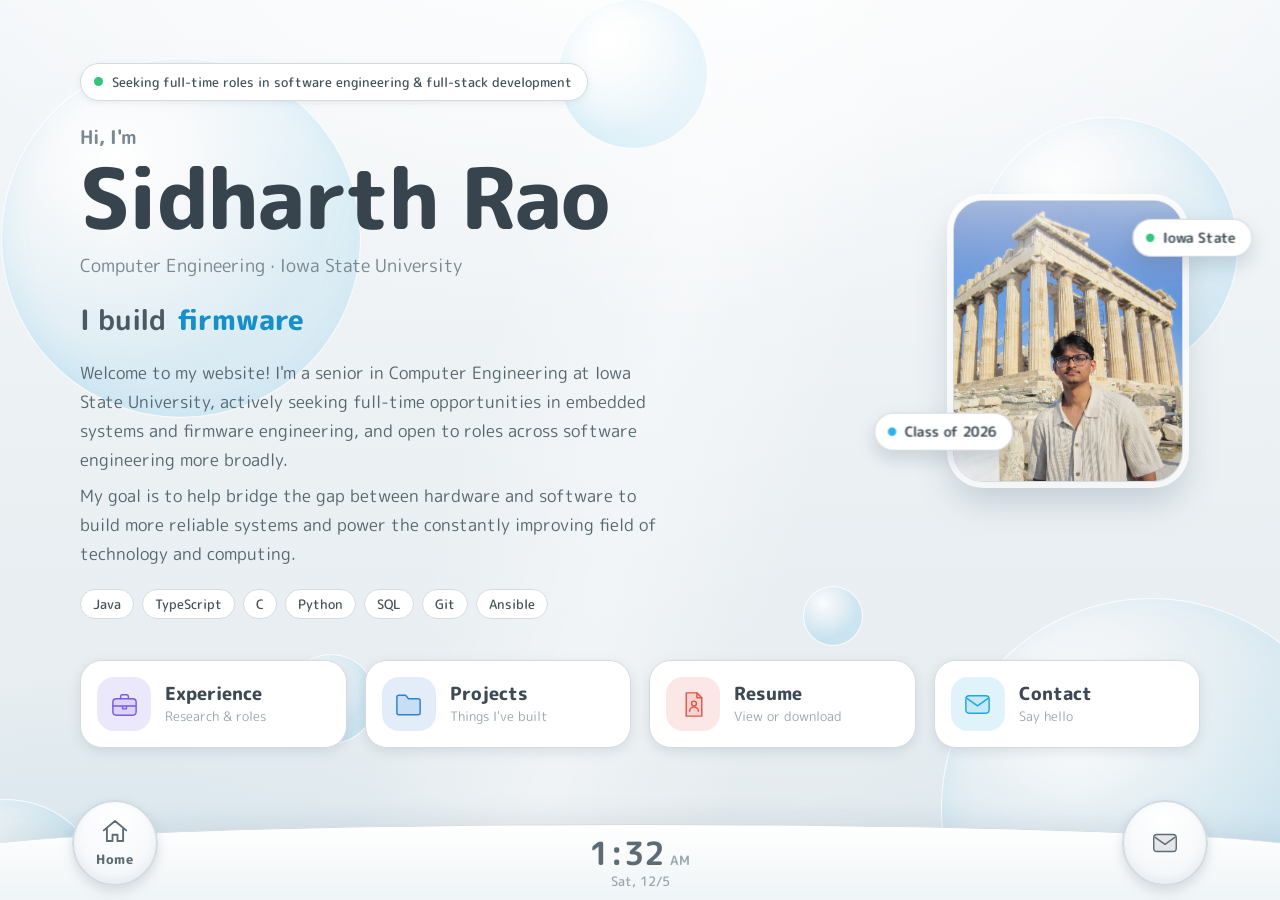
<file: index.html>
<!doctype html>
<html lang="en">
<head>
<meta charset="utf-8">
<meta name="viewport" content="width=device-width, initial-scale=1, viewport-fit=cover">
<title>Sidharth Rao</title>
<meta name="description" content="Sidharth Rao, Computer Engineering at Iowa State University. Software engineering and full-stack development. Experience, projects and resume.">
<meta name="theme-color" content="#eaf0f4">
<link rel="icon" href="assets/favicon.svg" type="image/svg+xml">
<link rel="preconnect" href="https://fonts.googleapis.com">
<link rel="preconnect" href="https://fonts.gstatic.com" crossorigin>
<link href="https://fonts.googleapis.com/css2?family=M+PLUS+Rounded+1c:wght@400;500;700;800&display=swap" rel="stylesheet">
<link rel="stylesheet" href="css/style.css">
</head>
<body>
<div class="bg" aria-hidden="true">
  <div class="bubbles"><i></i><i></i><i></i><i></i><i></i><i></i><i></i></div>
</div>

<div class="app" id="app">
  <main class="stage" id="stage">
    <section class="view" id="view-home" aria-label="Introduction"></section>
    <section class="view is-hidden" id="view-section" aria-live="polite" inert></section>
    <div class="scrim" id="scrim"></div>
    <section class="channel" id="channel" aria-live="polite" hidden></section>
  </main>

  <footer class="shelf">
    <div class="shelf-bar" aria-hidden="true"></div>
    <button class="orb orb-home" id="orb-home" aria-label="Home"></button>
    <div class="clock" id="clock" aria-hidden="true"><div class="time" id="time"></div><div class="date" id="date"></div></div>
    <button class="orb orb-mail" id="orb-mail" aria-label="Contact"></button>
  </footer>
</div>

<noscript>
  <p style="position:fixed;inset:0;display:grid;place-items:center;margin:0;padding:24px;background:#eaf0f4;color:#44525b;font:16px system-ui;text-align:center">
    This site needs JavaScript. You can reach me at sidharthprao@gmail.com.
  </p>
</noscript>

<script src="js/content.js"></script>
<script src="js/main.js"></script>
</body>
</html>
</file>
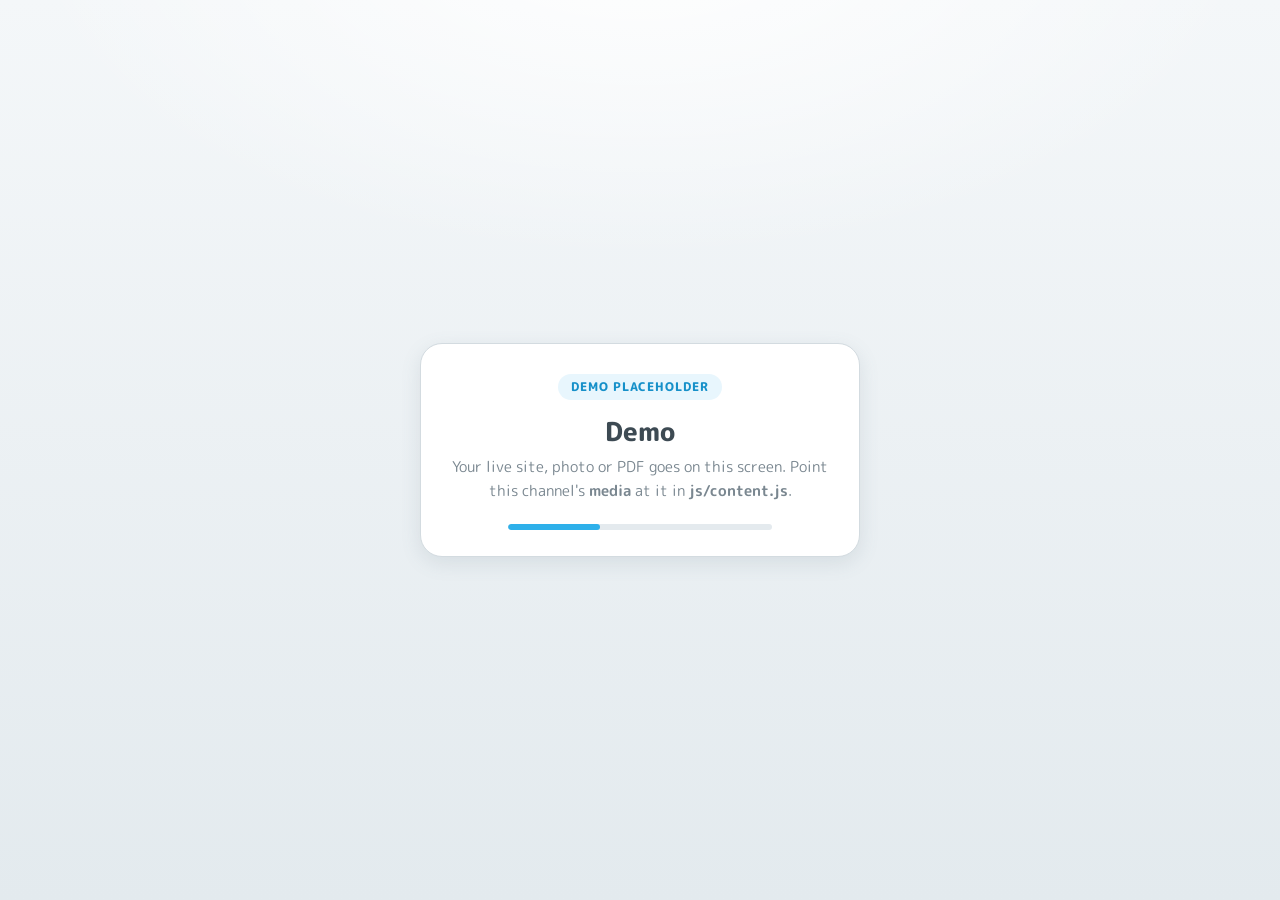
<file: demos/placeholder.html>
<!doctype html>
<html lang="en">
<head>
<meta charset="utf-8">
<meta name="viewport" content="width=device-width, initial-scale=1">
<title>Demo placeholder</title>
<link rel="preconnect" href="https://fonts.googleapis.com">
<link rel="preconnect" href="https://fonts.gstatic.com" crossorigin>
<link href="https://fonts.googleapis.com/css2?family=M+PLUS+Rounded+1c:wght@500;700;800&display=swap" rel="stylesheet">
<style>
  * { box-sizing: border-box; }
  html, body { height: 100%; margin: 0; }
  body {
    display: grid; place-items: center; padding: 20px; font-family: "M PLUS Rounded 1c", system-ui, sans-serif; color: #44525b;
    background: radial-gradient(900px 500px at 50% -10%, #fff, rgba(255, 255, 255, 0) 70%), linear-gradient(#f4f7f9, #e3eaee);
  }
  .card {
    width: min(440px, 100%); padding: 30px 30px 26px; text-align: center; background: #fff;
    border: 1.5px solid #d3dbe0; border-radius: 22px; box-shadow: 0 6px 20px rgba(90, 110, 125, .14);
  }
  .tag {
    display: inline-block; padding: 4px 13px; border-radius: 999px; background: #e8f6fd; color: #1690c9;
    font-size: 12px; font-weight: 800; letter-spacing: .08em; text-transform: uppercase;
  }
  h1 { margin: 16px 0 8px; font-size: 26px; font-weight: 800; line-height: 1.2; color: #3d4a53; }
  p { margin: 0; font-size: 14.5px; line-height: 1.6; color: #7a8790; }
  .bar { height: 6px; margin: 22px auto 0; width: 70%; border-radius: 6px; background: #e4eaee; overflow: hidden; }
  .bar i { display: block; height: 100%; width: 35%; border-radius: 6px; background: #2eb0ea; animation: slide 2.4s ease-in-out infinite; }
  @keyframes slide { 0% { transform: translateX(-110%); } 100% { transform: translateX(300%); } }
  @media (prefers-reduced-motion: reduce) { .bar i { animation: none; margin-left: 30%; } }
</style>
</head>
<body>
  <main class="card">
    <span class="tag">Demo placeholder</span>
    <h1 id="t">Demo</h1>
    <p>Your live site, photo or PDF goes on this screen. Point this channel's <b>media</b> at it in <b>js/content.js</b>.</p>
    <div class="bar" aria-hidden="true"><i></i></div>
  </main>
  <script>
    const t = new URLSearchParams(location.search).get("title");
    if (t) document.getElementById("t").textContent = t;
  </script>
</body>
</html>
</file>
<file: css/style.css>
/* ==========================================================================
   Sidharth Rao: intro page + channels.
   Soft whites, pale blue-grey, glossy rounded tiles, a blue glow on hover.
   ========================================================================== */

:root {
  --ink: #44525b;
  --ink-2: #7a8790;
  --ink-3: #9aa7af;
  --line: #d3dbe0;
  --line-2: #e4eaee;
  --blue: #2eb0ea;
  --blue-d: #1690c9;
  --glow: rgba(46, 176, 234, .42);
  --green: #33c57a;
  --font: "M PLUS Rounded 1c", "Nunito", "Hiragino Maru Gothic ProN", "Arial Rounded MT Bold", system-ui, sans-serif;
  --shelf-h: 100px;
  --spring: cubic-bezier(.3, 1.5, .5, 1);
  --ease-out: cubic-bezier(.2, .8, .2, 1);
}

*, *::before, *::after { box-sizing: border-box; }
[hidden] { display: none !important; }
html, body { height: 100%; margin: 0; }
body {
  font-family: var(--font); color: var(--ink); font-size: 15px; line-height: 1.55;
  background: #e9eff3; overflow: hidden; -webkit-font-smoothing: antialiased; -webkit-tap-highlight-color: transparent;
}
button { font: inherit; color: inherit; cursor: pointer; }
a { color: inherit; }
:focus-visible { outline: 3px solid var(--blue); outline-offset: 3px; }
::selection { background: rgba(46, 176, 234, .28); }

/* ---------------------------------------------------------------- background */
.bg {
  position: fixed; inset: 0; z-index: 0; overflow: hidden;
  background:
    radial-gradient(1100px 620px at 50% -12%, #ffffff 0%, rgba(255, 255, 255, 0) 70%),
    radial-gradient(700px 420px at 8% 108%, rgba(46, 176, 234, .10), rgba(46, 176, 234, 0) 70%),
    radial-gradient(640px 380px at 96% 100%, rgba(46, 176, 234, .08), rgba(46, 176, 234, 0) 70%),
    linear-gradient(180deg, #f4f7f9 0%, #e3eaee 100%);
}
.bg::after { /* slow sheen sweeping across */
  content: ""; position: absolute; inset: -10% -30%; pointer-events: none; opacity: .7;
  background: linear-gradient(105deg, transparent 42%, rgba(255, 255, 255, .55) 50%, transparent 58%);
  animation: sheen 18s ease-in-out infinite alternate;
}
.bubbles { position: absolute; inset: -40px; translate: calc(var(--px, 0) * -18px) calc(var(--py, 0) * -12px); }
.bubbles i {
  position: absolute; border-radius: 50%;
  background: radial-gradient(circle at 32% 28%, rgba(255, 255, 255, .95), rgba(255, 255, 255, .35) 22%, rgba(46, 176, 234, .10) 62%, rgba(46, 176, 234, .05) 100%);
  border: 1.5px solid rgba(255, 255, 255, .8); box-shadow: inset 0 -10px 30px rgba(46, 176, 234, .10);
  animation: bubble-in 1.4s var(--ease-out) var(--bd, .3s) backwards, drift var(--t, 18s) ease-in-out var(--bd, .3s) infinite alternate;
}
.bubbles i:nth-child(1) { width: 360px; height: 360px; left: 3%;  top: 10%; --t: 20s; --dx: 34px;  --dy: 26px;  --bd: .2s; }
.bubbles i:nth-child(2) { width: 150px; height: 150px; left: 44%; top: 4%;  --t: 15s; --dx: -22px; --dy: 30px;  --bd: .5s; }
.bubbles i:nth-child(3) { width: 260px; height: 260px; right: 6%; top: 16%; --t: 22s; --dx: -30px; --dy: 24px;  --bd: .35s; }
.bubbles i:nth-child(4) { width: 90px;  height: 90px;  left: 24%; bottom: 20%; --t: 13s; --dx: 20px; --dy: -26px; --bd: .7s; }
.bubbles i:nth-child(5) { width: 420px; height: 420px; right: -3%; bottom: -8%; --t: 24s; --dx: -36px; --dy: -20px; --bd: .4s; }
.bubbles i:nth-child(6) { width: 60px;  height: 60px;  left: 62%; bottom: 30%; --t: 11s; --dx: -14px; --dy: -22px; --bd: .9s; }
.bubbles i:nth-child(7) { width: 200px; height: 200px; left: -4%; bottom: -6%; --t: 21s; --dx: 26px;  --dy: -28px; --bd: .6s; }

.app { position: relative; z-index: 1; height: 100vh; height: 100dvh; display: flex; flex-direction: column; overflow: hidden; }
.stage { position: relative; flex: 1; min-height: 0; }
.view { position: absolute; inset: 0; overflow-x: hidden; overflow-y: auto; display: flex; }
.view.is-hidden { visibility: hidden; pointer-events: none; }

/* ------------------------------------------------------------------- intro */
#view-home { padding: clamp(12px, 2.6vh, 30px) 32px 12px; }
.home-inner { margin: auto; width: min(1120px, 100%); display: flex; flex-direction: column; gap: clamp(20px, 4.6vh, 46px); }
.hero { display: grid; grid-template-columns: minmax(0, 1.5fr) minmax(0, .5fr); align-items: center; gap: clamp(28px, 5vw, 64px); }
.hero-text { min-width: 0; }

.status {
  display: inline-flex; align-items: center; gap: 9px; margin: 0; padding: 8px 15px 8px 13px;
  background: #fff; border: 1.5px solid var(--line); border-radius: 22px; font-size: 13px; font-weight: 500; color: var(--ink);
  box-shadow: 0 2px 6px rgba(90, 110, 125, .10); animation: pop .6s var(--spring) .15s backwards;
}
.status .dot { position: relative; width: 9px; height: 9px; flex: none; border-radius: 50%; background: var(--green); }
.status .dot::after { content: ""; position: absolute; inset: -4px; border-radius: 50%; border: 2px solid var(--green); opacity: 0; animation: ping 3.2s ease-out infinite; }

.hi { margin: clamp(12px, 2.4vh, 22px) 0 0; font-size: clamp(16px, 2.1vh, 21px); font-weight: 700; color: var(--ink-2); animation: rise-l .6s var(--ease-out) .25s backwards; }
.name { margin: 2px 0 0; font-size: clamp(42px, min(6.6vw, 10.5vh), 88px); font-weight: 800; line-height: 1.04; letter-spacing: -.02em; color: #37444d; }
.name .w { display: inline-block; white-space: nowrap; }
.name .ch {
  display: inline-block; cursor: default;
  transition: transform .35s var(--spring), color .2s ease;
  animation: letter-in .75s cubic-bezier(.2, .9, .3, 1.2) calc(var(--i) * 48ms + 380ms) backwards;
}
.name .ch:hover { transform: translateY(-9px) rotate(-3deg); color: var(--blue-d); }
.sub { margin: 10px 0 0; font-size: clamp(15px, 2vh, 19px); color: var(--ink-2); animation: rise .6s var(--ease-out) .95s backwards; }
.build { margin: clamp(10px, 2vh, 18px) 0 0; font-size: clamp(20px, 3.1vh, 28px); font-weight: 700; color: #4a5962; animation: rise .6s var(--ease-out) 1.05s backwards; }
.rotor { display: inline-grid; margin-left: .1em; clip-path: inset(-.15em -.3em -.2em -.3em); }
.rw { grid-area: 1 / 1; color: var(--blue-d); font-weight: 800; white-space: nowrap; opacity: 0; transform: translateY(110%); transition: opacity .4s ease, transform .5s cubic-bezier(.3, 1, .4, 1); }
.rw.on { opacity: 1; transform: none; }
.rw.out { opacity: 0; transform: translateY(-110%); }
.bio { margin: clamp(10px, 2vh, 18px) 0 0; max-width: 34em; font-size: clamp(14.5px, 1.95vh, 17px); line-height: 1.7; color: #586770; animation: rise .65s var(--ease-out) 1.15s backwards; }
.bio + .bio { margin-top: 8px; animation-delay: 1.25s; }
.skills { display: flex; flex-wrap: wrap; gap: 8px; margin-top: clamp(12px, 2.2vh, 20px); }
.skills span {
  padding: 4px 12px; border-radius: 999px; background: #fff; border: 1.5px solid var(--line); font-size: 13px; font-weight: 500; color: var(--ink);
  transition: transform .2s var(--spring), border-color .2s ease, color .2s ease;
  animation: pop .5s var(--spring) calc(var(--i) * 55ms + 1.35s) backwards;
}
.skills span:hover { transform: translateY(-2px); border-color: var(--blue); color: var(--blue-d); }

/* photo with depth */
.photo-wrap { position: relative; justify-self: center; width: clamp(150px, min(18vw, 31vh), 260px); perspective: 1100px; }
.photo-float {
  position: relative; transform-style: preserve-3d;
  transform: rotateY(calc(var(--px, 0) * 8deg)) rotateX(calc(var(--py, 0) * -6deg));
  animation: float 7s ease-in-out 1.8s infinite alternate;
}
.photo-float::before { content: ""; position: absolute; inset: -6px; border-radius: 36px; border: 2px solid var(--blue); opacity: 0; pointer-events: none; animation: ring 2.4s ease-out 1.05s 2; }
.photo-card {
  position: relative; aspect-ratio: 4 / 4.9; border-radius: 30px; overflow: hidden; background: #fff; border: 1.5px solid var(--line);
  box-shadow: 0 0 0 6px rgba(255, 255, 255, .78), 0 18px 36px rgba(70, 95, 115, .26);
  animation: photo-in 1s cubic-bezier(.2, .9, .3, 1.12) .3s backwards;
}
.photo-card img { display: block; width: 100%; height: 100%; object-fit: cover; }
.photo-card .gloss { height: 40%; }
.float-chip {
  position: absolute; z-index: 2; display: inline-flex; align-items: center; gap: 8px; padding: 7px 15px 7px 12px; border-radius: 999px;
  background: #fff; border: 1.5px solid var(--line); box-shadow: 0 8px 18px rgba(70, 95, 115, .2);
  font-size: 13px; font-weight: 700; color: var(--ink); white-space: nowrap; translate: 0 0 56px;
  animation: chip-in .7s var(--spring) var(--d1) backwards, bob 5.5s ease-in-out var(--d2) infinite alternate;
}
.float-chip::before { content: ""; width: 8px; height: 8px; border-radius: 50%; background: var(--blue); }
.float-chip.c1 { left: -30%; bottom: 13%; --d1: 1.25s; --d2: 2s; }
.float-chip.c2 { right: -26%; top: 9%; --d1: 1.4s; --d2: 2.6s; }
.float-chip.c2::before { background: var(--green); }

/* the four big buttons */
.navtiles { display: grid; grid-template-columns: repeat(4, minmax(0, 1fr)); gap: 18px; }
.navbtn {
  position: relative; display: flex; align-items: center; gap: 14px; min-height: 88px; padding: 14px 16px; overflow: hidden; text-align: left;
  background: #fff; border: 1.5px solid var(--line); border-radius: 22px; box-shadow: 0 4px 12px rgba(90, 110, 125, .15);
  transition: transform .22s var(--spring), box-shadow .2s ease, border-color .2s ease;
  animation: pop .65s var(--spring) calc(var(--n) * 90ms + 1s) backwards;
}
.navbtn::before { content: ""; position: absolute; left: 0; right: 0; top: 0; height: 46%; pointer-events: none; background: linear-gradient(to bottom, rgba(255, 255, 255, .7), rgba(255, 255, 255, 0)); }
.navbtn::after { /* a single shine sweep after the entrance, and again on hover */
  content: ""; position: absolute; top: -10%; bottom: -10%; left: -60%; width: 40%; pointer-events: none;
  background: linear-gradient(105deg, transparent, rgba(255, 255, 255, .95), transparent); transform: skewX(-18deg);
  animation: sweep 1.1s ease calc(var(--n) * 120ms + 1.9s) backwards;
}
.navbtn:hover::after { animation: sweep .9s ease; }
.navbtn:hover, .navbtn:focus-visible {
  transform: translateY(-4px) scale(1.015); border-color: var(--blue); outline: none;
  box-shadow: 0 0 0 3px var(--blue), 0 0 26px 4px var(--glow), 0 12px 22px rgba(90, 110, 125, .18);
}
.navbtn:active { transform: translateY(-1px) scale(.985); }
.nb-ico { position: relative; flex: none; width: 54px; height: 54px; border-radius: 17px; display: grid; place-items: center; background: color-mix(in srgb, var(--c) 14%, #fff); color: var(--c); transition: transform .35s var(--spring); }
.nb-ico svg { width: 31px; height: 31px; }
.navbtn:hover .nb-ico { transform: rotate(-9deg) scale(1.1); }
.nb-text { position: relative; min-width: 0; }
.nb-text b { display: block; font-size: 18px; font-weight: 800; line-height: 1.2; color: #3d4a53; }
.nb-text small { display: block; margin-top: 2px; font-size: 12.5px; color: var(--ink-3); white-space: nowrap; overflow: hidden; text-overflow: ellipsis; }
.nb-go { position: relative; flex: none; margin-left: auto; width: 18px; height: 18px; color: var(--c); opacity: 0; translate: -10px 0; transition: opacity .2s ease, translate .3s var(--spring); }
.navbtn:hover .nb-go, .navbtn:focus-visible .nb-go { opacity: 1; translate: 0 0; }

/* ---------------------------------------------------------------- sections */
#view-section { padding: 26px 32px 24px; }
.sec { margin: auto; width: min(1120px, 100%); }
.sec-head { display: flex; align-items: center; gap: 18px; margin-bottom: 22px; animation: rise-l .55s var(--ease-out) backwards; }
.crumb {
  position: relative; display: inline-flex; align-items: center; gap: 6px; flex: none; padding: 8px 16px 8px 11px; overflow: hidden; border-radius: 999px;
  background: #fff; border: 1.5px solid var(--line); box-shadow: 0 2px 6px rgba(90, 110, 125, .12); font-size: 14px; font-weight: 700; color: var(--ink);
  transition: transform .2s var(--spring), box-shadow .2s ease, border-color .2s ease, color .2s ease;
}
.crumb svg { width: 14px; height: 14px; transition: translate .25s var(--spring); }
.crumb:hover { border-color: var(--blue); color: var(--blue-d); box-shadow: 0 0 0 2px var(--blue), 0 0 14px 1px var(--glow); }
.crumb:hover svg { translate: -3px 0; }
.crumb:active { transform: scale(.95); }
.sec-titles h2 { margin: 0; font-size: clamp(26px, 3vw, 36px); font-weight: 800; letter-spacing: -.01em; line-height: 1.1; color: #37444d; }
.sec-titles p { margin: 4px 0 0; color: var(--ink-2); font-size: 15px; }
.sec-grid { display: grid; grid-template-columns: repeat(4, minmax(0, 1fr)); gap: 22px; align-items: stretch; }
.sec-hint { margin: 22px 0 0; text-align: center; font-size: 13px; color: var(--ink-3); animation: fade-in .6s ease .7s backwards; }

/* tiles */
.tile, .slot { min-width: 0; border-radius: 22px; }
.tile {
  position: relative; display: flex; flex-direction: column; padding: 0; overflow: hidden; text-align: left;
  background: #fff; border: 1.5px solid var(--line); box-shadow: 0 3px 9px rgba(90, 110, 125, .15);
  transition: transform .22s var(--spring), box-shadow .2s ease, border-color .2s ease;
  animation: pop .6s var(--spring) calc(var(--n, 0) * 80ms + 140ms) backwards;
}
.tile:hover, .tile:focus-visible {
  transform: translateY(-5px) scale(1.012); border-color: var(--blue); outline: none;
  box-shadow: 0 0 0 3px var(--blue), 0 0 26px 4px var(--glow), 0 12px 22px rgba(90, 110, 125, .18);
}
.tile:active { transform: translateY(-1px) scale(.985); }
.tile-art { position: relative; flex: none; aspect-ratio: 16 / 10; display: grid; place-items: center; overflow: hidden; background: color-mix(in srgb, var(--c) 10%, #fff); }
.tile-art img { position: absolute; inset: 0; width: 100%; height: 100%; object-fit: cover; transition: transform .45s ease; }
.tile:hover .tile-art img { transform: scale(1.06); }
.tile-art > svg { height: 56%; width: auto; aspect-ratio: 1; max-height: 104px; color: var(--c); transition: transform .35s var(--spring); }
.tile:hover .tile-art > svg { transform: scale(1.1) rotate(-4deg); }
.gloss { position: absolute; left: 0; right: 0; top: 0; height: 48%; pointer-events: none; background: linear-gradient(to bottom, rgba(255, 255, 255, .55), rgba(255, 255, 255, 0)); }
.tile-label { flex: 1; display: flex; flex-direction: column; gap: 2px; padding: 14px 16px 16px; background: #fff; border-top: 1.5px solid var(--line-2); min-width: 0; }
.tile-label b { font-size: 17px; font-weight: 800; line-height: 1.25; color: #3f4d56; }
.tile-label small { font-size: 13px; color: var(--ink-3); }
.tile-label .blurb { margin-top: 6px; font-size: 13.5px; line-height: 1.5; color: #66747d; display: -webkit-box; -webkit-line-clamp: 3; -webkit-box-orient: vertical; overflow: hidden; }
.slot { min-height: 190px; background: rgba(255, 255, 255, .38); border: 1.5px solid rgba(211, 219, 224, .8); box-shadow: inset 0 2px 7px rgba(90, 110, 125, .08); animation: fade-in .6s ease .6s backwards; }

/* ------------------------------------------------------------------- shelf */
.scrim { position: absolute; inset: 0; z-index: 4; background: rgba(238, 243, 246, .7); backdrop-filter: blur(7px); -webkit-backdrop-filter: blur(7px); opacity: 0; pointer-events: none; transition: opacity .3s ease; }
.stage.dim .scrim { opacity: 1; pointer-events: auto; }
.shelf { position: relative; flex: none; height: var(--shelf-h); z-index: 5; animation: shelf-in .8s cubic-bezier(.2, .9, .3, 1.08) .3s backwards; }
.shelf-bar {
  position: absolute; left: -3%; right: -3%; bottom: 0; height: 76px; background: linear-gradient(#ffffff, #eff4f6); border-top: 1.5px solid var(--line);
  border-radius: 50% 50% 0 0 / 28px 28px 0 0; box-shadow: 0 -8px 22px rgba(90, 110, 125, .10);
}
.clock { position: absolute; left: 50%; bottom: 12px; transform: translateX(-50%); text-align: center; line-height: 1.1; pointer-events: none; animation: fade-in .8s ease 1s backwards; }
.time { font-size: 32px; font-weight: 700; letter-spacing: .02em; color: #5d6b74; }
.time small { margin-left: 5px; font-size: 13px; font-weight: 700; letter-spacing: .06em; color: var(--ink-3); }
.date { margin-top: 3px; font-size: 13px; font-weight: 500; color: var(--ink-3); }
.orb {
  position: absolute; bottom: 14px; width: 86px; height: 86px; padding: 0; overflow: hidden; border-radius: 50%;
  display: flex; flex-direction: column; align-items: center; justify-content: center; gap: 3px;
  color: #5d6b74; font-size: 13px; font-weight: 800; letter-spacing: .04em;
  background: radial-gradient(circle at 50% 22%, #ffffff 0%, #f0f4f7 100%); border: 2px solid var(--line);
  box-shadow: 0 5px 12px rgba(90, 110, 125, .20), inset 0 -4px 8px rgba(90, 110, 125, .07);
  transition: box-shadow .2s ease, border-color .2s ease, transform .25s var(--spring), color .2s ease;
  animation: orb-in .7s var(--spring) 1.1s backwards;
}
.orb svg { width: 30px; height: 30px; transition: transform .35s var(--spring); }
.orb-home { left: max(24px, calc((100vw - 1120px) / 2 - 8px)); }
.orb-mail { right: max(24px, calc((100vw - 1120px) / 2 - 8px)); animation-delay: 1.2s; }
.orb:hover, .orb[aria-pressed="true"] { border-color: var(--blue); color: var(--blue-d); box-shadow: 0 0 0 3px var(--blue), 0 0 22px 3px var(--glow), 0 5px 12px rgba(90, 110, 125, .18); transform: translateY(-3px); }
.orb:hover svg { transform: scale(1.12) rotate(-6deg); }
.orb:active { transform: scale(.94); }

/* ----------------------------------------------------------------- channel */
.channel {
  position: absolute; z-index: 6; inset: 12px max(16px, calc((100% - 1240px) / 2)) 8px; display: flex; flex-direction: column; overflow: hidden;
  background: #fff; border: 1.5px solid var(--line); border-radius: 24px;
}
.channel-head { flex: none; display: flex; align-items: center; gap: 14px; padding: 15px 20px 15px 22px; border-bottom: 1.5px solid var(--line-2); animation: drop-in .5s var(--ease-out) .12s backwards; }
.chip { flex: none; width: 46px; height: 46px; border-radius: 13px; display: grid; place-items: center; overflow: hidden; background: color-mix(in srgb, var(--c) 13%, #fff); color: var(--c); animation: pop .55s var(--spring) .2s backwards; }
.chip svg { width: 28px; height: 28px; }
.chip img { width: 100%; height: 100%; object-fit: cover; }
.titles { min-width: 0; }
.titles h2 { margin: 0; font-size: clamp(19px, 2vw, 24px); font-weight: 800; line-height: 1.2; color: #3d4a53; outline: none; }
.titles p { margin: 2px 0 0; font-size: 13.5px; color: var(--ink-2); }
.badge { padding: 2px 9px; border-radius: 999px; background: #fff; border: 1.5px solid var(--line); font-size: 10px; font-weight: 700; letter-spacing: .07em; text-transform: uppercase; color: var(--ink-2); }
.kind { margin-left: auto; padding: 5px 13px; border-radius: 999px; font-size: 12px; font-weight: 700; color: color-mix(in srgb, var(--c) 78%, #2b3942); background: color-mix(in srgb, var(--c) 12%, #fff); white-space: nowrap; }
.close {
  position: relative; flex: none; width: 38px; height: 38px; padding: 0; overflow: hidden; border-radius: 50%; display: grid; place-items: center; color: var(--ink-2);
  background: #fff; border: 1.5px solid var(--line); transition: box-shadow .2s ease, border-color .2s ease, color .2s ease, transform .25s var(--spring);
}
.close svg { width: 16px; height: 16px; transition: transform .3s var(--spring); }
.close:hover { border-color: var(--blue); color: var(--blue-d); box-shadow: 0 0 0 2px var(--blue), 0 0 14px 1px var(--glow); }
.close:hover svg { transform: rotate(90deg); }
.close:active { transform: scale(.9); }

.channel-body { flex: 1; min-height: 0; display: grid; grid-template-columns: minmax(0, 1.65fr) minmax(300px, 1fr); }
.screen-col { min-width: 0; min-height: 0; padding: 18px; display: flex; flex-direction: column; gap: 10px; animation: rise-s .6s var(--ease-out) .18s backwards; }
.screen {
  flex: 1; min-width: 0; min-height: 0; display: flex; flex-direction: column; overflow: hidden; position: relative;
  border-radius: 16px; background: #dde5ea; border: 1.5px solid var(--line); box-shadow: inset 0 2px 8px rgba(70, 90, 105, .07);
}
.screen-note { flex: none; margin: 0; padding: 0 4px; font-size: 12.5px; color: var(--ink-3); }
.screen-bar { flex: none; display: flex; align-items: center; gap: 8px; padding: 7px 10px 7px 14px; background: #f5f8fa; border-bottom: 1.5px solid var(--line-2); font-size: 12.5px; color: var(--ink-2); }
.screen-bar .url { flex: 1; min-width: 0; overflow: hidden; text-overflow: ellipsis; white-space: nowrap; font-weight: 500; }
.screen-view { position: relative; flex: 1; min-height: 0; display: flex; justify-content: center; background: #dde5ea; }
.screen-view iframe { position: absolute; inset: 0; width: 100%; height: 100%; border: 0; background: #fff; transition: width .3s var(--ease-out); }
.screen-view.phone iframe { left: 50%; width: 390px; max-width: 100%; transform: translateX(-50%); border-left: 1.5px solid var(--line); border-right: 1.5px solid var(--line); }
.screen-view > img { position: absolute; inset: 0; width: 100%; height: 100%; object-fit: cover; }
.screen-view.scroll { display: block; overflow-x: hidden; overflow-y: auto; background: #5fae8e; }
.screen-view.scroll > img { position: static; display: block; width: 100%; height: auto; object-fit: initial; }
.screen-view.scroll:focus-visible { outline-offset: -3px; }
/* an always-visible scrollbar, so it's clear the poster scrolls (macOS hides them by default) */
.screen-view.scroll::-webkit-scrollbar { width: 14px; }
.screen-view.scroll::-webkit-scrollbar-track { background: rgba(23, 60, 45, .28); }
.screen-view.scroll::-webkit-scrollbar-thumb { background: #fff; border: 3px solid rgba(23, 60, 45, .28); border-radius: 999px; }
.screen-view.scroll::-webkit-scrollbar-thumb:hover { background: var(--blue); }
@supports not selector(::-webkit-scrollbar) { .screen-view.scroll { scrollbar-width: thin; scrollbar-color: #fff rgba(23, 60, 45, .28); } }
.scroll-hint {
  position: absolute; left: calc(50% - 7px); bottom: 14px; z-index: 3; display: inline-flex; align-items: center; gap: 8px; padding: 8px 15px 8px 17px;
  translate: -50% 0; border-radius: 999px; pointer-events: none; white-space: nowrap;
  background: rgba(255, 255, 255, .95); border: 1.5px solid var(--line); box-shadow: 0 6px 16px rgba(23, 60, 45, .25);
  font-size: 13px; font-weight: 700; color: var(--ink);
  transition: opacity .3s ease, translate .3s ease; animation: rise .6s var(--ease-out) 1s backwards;
}
.scroll-hint svg { width: 15px; height: 15px; color: var(--blue-d); animation: nudge 1.4s ease-in-out infinite; }
.screen.seen .scroll-hint { opacity: 0; translate: -50% 10px; }
.loader { position: absolute; left: 0; right: 0; top: 0; height: 3px; z-index: 2; overflow: hidden; transition: opacity .25s ease; }
.loader i { display: block; height: 100%; width: 34%; border-radius: 3px; background: var(--blue); animation: slide 1.1s ease-in-out infinite; }
.loader.done { opacity: 0; }
.soon { position: absolute; inset: 0; display: flex; flex-direction: column; align-items: center; justify-content: center; gap: 10px; padding: 24px; text-align: center; background: color-mix(in srgb, var(--c) 8%, #f3f6f8); }
.soon svg { width: 84px; height: 84px; color: var(--c); opacity: .85; animation: bob 4s ease-in-out infinite alternate; }
.soon b { font-size: 18px; color: #4d5b64; }
.soon span { max-width: 26em; font-size: 13.5px; color: var(--ink-2); }

.info-col { min-width: 0; overflow: auto; padding: 22px 26px 26px; border-left: 1.5px solid var(--line-2); background: #fbfcfd; }
.blk { animation: rise .55s var(--ease-out) calc(var(--i, 0) * 70ms + .25s) backwards; }
.blk + .blk { margin-top: 22px; }
.blk h3 { display: flex; align-items: center; gap: 8px; margin: 0 0 8px; font-size: 12px; font-weight: 800; letter-spacing: .1em; text-transform: uppercase; color: var(--ink-3); }
.blk h3::before { content: ""; width: 4px; height: 13px; border-radius: 2px; background: var(--c); }
.blk p { margin: 0 0 10px; font-size: 14.5px; line-height: 1.68; color: #55636c; }
.blk ul { list-style: none; margin: 0; padding: 0; display: grid; gap: 8px; }
.blk li { position: relative; padding-left: 20px; font-size: 14.5px; line-height: 1.6; color: #55636c; }
.blk li::before { content: ""; position: absolute; left: 1px; top: .6em; width: 8px; height: 8px; border-radius: 50%; background: var(--c); opacity: .85; }
.tags { display: flex; flex-wrap: wrap; gap: 7px; }
.tags span { padding: 4px 11px; border-radius: 999px; background: #fff; border: 1.5px solid var(--line); font-size: 12.5px; font-weight: 500; color: var(--ink); transition: transform .2s var(--spring), border-color .2s ease, color .2s ease; }
.tags span:hover { transform: translateY(-2px); border-color: var(--blue); color: var(--blue-d); }
.links { display: flex; flex-wrap: wrap; gap: 10px; }

/* buttons */
.btn {
  position: relative; display: inline-flex; align-items: center; gap: 8px; padding: 9px 17px; overflow: hidden; border-radius: 999px; text-decoration: none;
  font-size: 14px; font-weight: 700; color: var(--ink); background: #fff; border: 1.5px solid var(--line); box-shadow: 0 2px 5px rgba(90, 110, 125, .12);
  transition: transform .22s var(--spring), box-shadow .18s ease, border-color .18s ease, color .18s ease;
}
.btn svg { width: 15px; height: 15px; flex: none; transition: transform .3s var(--spring); }
.btn:hover { transform: translateY(-2px); border-color: var(--blue); color: var(--blue-d); box-shadow: 0 0 0 2px var(--blue), 0 0 14px 1px var(--glow); }
.btn:hover svg { transform: translate(1px, -1px) scale(1.1); }
.btn:active { transform: scale(.96); }
.btn.primary { background: linear-gradient(#41bdf0, #22a5e0); border-color: #1d97cd; color: #fff; box-shadow: 0 2px 6px rgba(22, 144, 201, .35); }
.btn.primary:hover { color: #fff; box-shadow: 0 0 0 2px #1690c9, 0 0 14px 2px var(--glow); }
.btn.sm { padding: 4px 11px; font-size: 12.5px; box-shadow: none; }
.btn.disabled { border-style: dashed; color: var(--ink-3); background: transparent; box-shadow: none; cursor: not-allowed; }
.btn.disabled:hover { transform: none; border-color: var(--line); color: var(--ink-3); box-shadow: none; }
.btn.disabled small { font-weight: 500; font-size: 11.5px; }
.ripple { position: absolute; border-radius: 50%; pointer-events: none; background: rgba(46, 176, 234, .32); transform: scale(0); animation: ripple .7s ease-out forwards; }

/* contact */
.contact { display: grid; grid-template-columns: minmax(0, 1.25fr) minmax(0, 1fr); flex: 1; min-height: 0; }
.contact form { padding: 22px 26px; display: flex; flex-direction: column; gap: 12px; animation: rise-s .6s var(--ease-out) .18s backwards; }
.field { display: grid; gap: 5px; }
.field label { font-size: 12px; font-weight: 800; letter-spacing: .08em; text-transform: uppercase; color: var(--ink-3); }
.field input, .field textarea {
  width: 100%; padding: 10px 14px; font: inherit; font-size: 14.5px; color: var(--ink); background: #fff;
  border: 1.5px solid var(--line); border-radius: 12px; box-shadow: inset 0 2px 4px rgba(90, 110, 125, .06); transition: border-color .18s ease, box-shadow .18s ease;
}
.field input:focus, .field textarea:focus { outline: none; border-color: var(--blue); box-shadow: 0 0 0 3px var(--glow); }
.field textarea { min-height: 150px; resize: vertical; }
.contact form .btn { align-self: flex-start; }
.contact .side { padding: 22px 26px; border-left: 1.5px solid var(--line-2); background: #fbfcfd; display: flex; flex-direction: column; gap: 10px; align-content: start; }
.contact .side .btn { justify-content: space-between; width: 100%; animation: rise .5s var(--ease-out) calc(var(--i) * 70ms + .3s) backwards; }
.contact .side .btn span { display: flex; flex-direction: column; line-height: 1.25; }
.contact .side .btn small { font-weight: 500; font-size: 12px; color: var(--ink-3); }
.note { margin: 0; font-size: 12.5px; color: var(--ink-3); }

/* --------------------------------------------------------------- keyframes */
@keyframes fade-in { from { opacity: 0; } }
@keyframes rise { from { opacity: 0; transform: translateY(16px); } }
@keyframes rise-s { from { opacity: 0; transform: translateY(10px) scale(.985); } }
@keyframes rise-l { from { opacity: 0; transform: translateX(-18px); } }
@keyframes drop-in { from { opacity: 0; transform: translateY(-10px); } }
@keyframes pop { from { opacity: 0; transform: translateY(18px) scale(.84); } }
@keyframes letter-in { from { opacity: 0; transform: translateY(58%) rotate(5deg); filter: blur(6px); } }
@keyframes photo-in { from { opacity: 0; transform: scale(.84) rotate(-4deg); filter: blur(10px); } }
@keyframes chip-in { from { opacity: 0; scale: .3; } }
@keyframes float { from { translate: 0 -5px; } to { translate: 0 7px; } }
@keyframes nudge { 0%, 100% { transform: translateY(-2px); } 50% { transform: translateY(3px); } }
@keyframes bob { from { transform: translateY(-4px); } to { transform: translateY(5px); } }
@keyframes ring { 0% { opacity: .75; transform: scale(1); } 100% { opacity: 0; transform: scale(1.13); } }
@keyframes sweep { from { left: -60%; } to { left: 130%; } }
@keyframes shelf-in { from { transform: translateY(105%); } }
@keyframes orb-in { from { opacity: 0; transform: translateY(40px) scale(.5); } }
@keyframes bubble-in { from { opacity: 0; scale: .5; } }
@keyframes drift { from { transform: translate(0, 0); } to { transform: translate(var(--dx, 24px), var(--dy, -24px)); } }
@keyframes sheen { from { transform: translateX(-32%); } to { transform: translateX(32%); } }
@keyframes ripple { to { transform: scale(2.8); opacity: 0; } }
@keyframes slide { 0% { transform: translateX(-110%); } 100% { transform: translateX(320%); } }
@keyframes ping { 0% { opacity: .55; transform: scale(.6); } 70%, 100% { opacity: 0; transform: scale(1.3); } }

/* -------------------------------------------------------------- responsive */
@media (max-width: 820px) {
  :root { --shelf-h: 84px; }
  #view-home { padding: 18px 18px 20px; }
  .home-inner { gap: 26px; }
  .hero { grid-template-columns: 1fr; gap: 26px; }
  .photo-wrap { order: -1; width: clamp(130px, 38vw, 170px); }
  .float-chip.c1 { left: -34%; } .float-chip.c2 { right: -30%; }
  .name { font-size: clamp(38px, 12vw, 56px); }
  .navtiles { grid-template-columns: repeat(2, minmax(0, 1fr)); gap: 12px; }
  .navbtn { min-height: 76px; padding: 12px; gap: 10px; }
  .nb-ico { width: 44px; height: 44px; border-radius: 14px; }
  .nb-ico svg { width: 26px; height: 26px; }
  .nb-text b { font-size: 16px; }
  .nb-text small { white-space: normal; line-height: 1.3; }
  .nb-go { display: none; }

  #view-section { padding: 16px 16px 20px; }
  .sec-grid { grid-template-columns: repeat(2, minmax(0, 1fr)); gap: 14px; }
  .sec-grid .slot { display: none; }
  .tile-label { padding: 11px 12px 13px; }
  .tile-label b { font-size: 15px; }
  .tile-label .blurb { display: none; }
  .tile-art > svg { max-height: 64px; }

  .shelf-bar { height: 62px; border-radius: 50% 50% 0 0 / 20px 20px 0 0; }
  .orb { width: 66px; height: 66px; bottom: 10px; font-size: 11px; }
  .orb svg { width: 24px; height: 24px; }
  .orb-home { left: 16px; } .orb-mail { right: 16px; }
  .time { font-size: 26px; } .date { font-size: 12px; } .clock { bottom: 8px; }

  .channel { inset: 8px 8px 4px; border-radius: 20px; }
  .channel-head { padding: 12px 14px; gap: 10px; }
  .chip { width: 40px; height: 40px; }
  .kind { display: none; }
  .channel-head .close { margin-left: auto; }
  .channel-body { display: block; overflow: auto; }
  .screen-col { padding: 12px; height: min(56vh, 420px); }
  .info-col { overflow: visible; border-left: 0; border-top: 1.5px solid var(--line-2); padding: 18px 16px 24px; }
  .contact { display: block; overflow: auto; }
  .contact form { padding: 16px; }
  .contact .side { border-left: 0; border-top: 1.5px solid var(--line-2); padding: 16px; }
}
@media (min-width: 821px) and (max-height: 760px) {
  .bio + .bio { display: none; }
  .photo-wrap { width: clamp(140px, min(16vw, 28vh), 220px); }
  .navbtn { min-height: 76px; }
}
@media (min-width: 821px) and (max-height: 640px) {
  .skills, .hi { display: none; }
}

@media (prefers-reduced-motion: reduce) {
  *, *::before, *::after { animation-duration: .001ms !important; animation-delay: 0s !important; animation-iteration-count: 1 !important; transition-duration: .001ms !important; }
}
</file>
